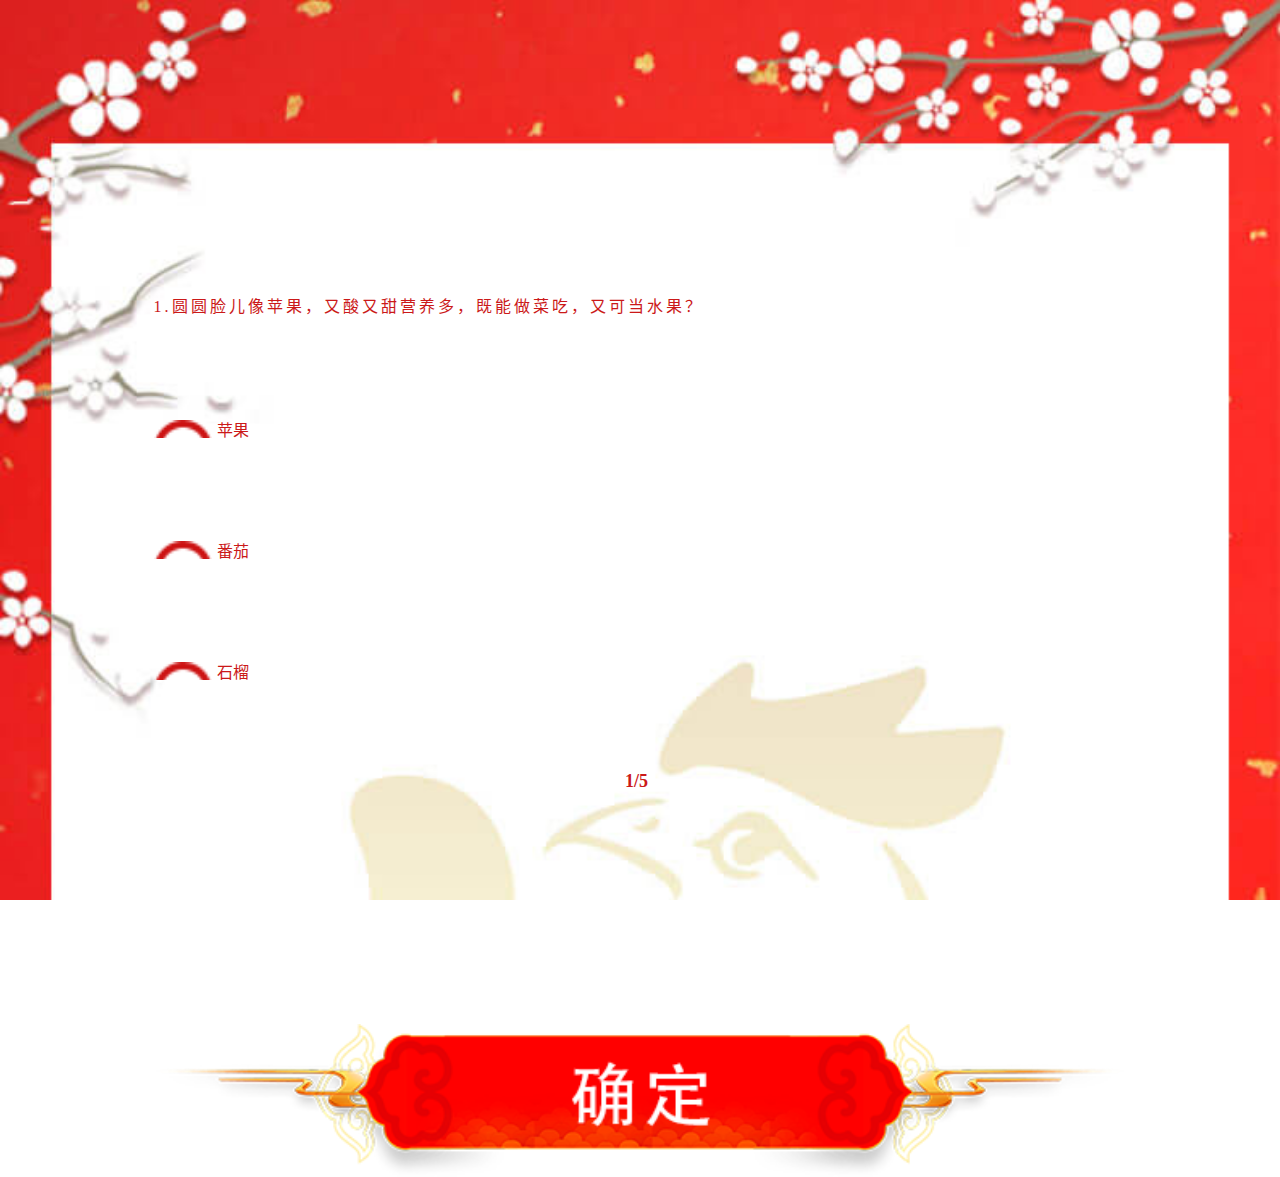
<file: card.html>
<!DOCTYPE html>
<html lang="zh-cn" style="height: 100%;">
  <head>
    <meta charset="utf-8">
    <meta http-equiv="Cache-Control" content="no-cache"/>
    <meta http-equiv="X-UA-Compatible" content="IE=edge">
    <meta name="viewport" content="width=device-width,initial-scale=1.0,maximum-scale=1.0,user-scalable=0;" />
    <title>灯谜题目</title>
    <link href="css/style.css" rel="stylesheet">
    <link rel="stylesheet" href="css/Phpop.css" />
    <script type="text/javascript" src="js/Phpop.js" ></script>
    <script src="js/jquery-1.10.1.min.js"></script>
    <script type="text/javascript">
    	$(function(){
				var ite = $(":radio:checked"); 
				var le=ite.length; 
				if(le==1){
					$('#btn').attr('disabled',"disabled");
				}
    		$("form p").click(function(){
    			var item = $(":radio:checked"); 
					var len=item.length; 
					len +=1;
					if(len==2){ 
					  $("form p span img").attr("src","images/wxuanzhong.png");
		    		$(this).find("span img").attr("src","images/xuanzong.png"); 
		    		$("#btn").click(function(){
		    			var str = $("#btn img")[0].src;
		    			var nav_text=str.substr(str.length-11,11);
		    			var unm = parseInt($(".tishu span").html());
		    			if(unm != 5){
		    				if(nav_text == "queding.png"){
					    			$("p i").css("display","inline-block");
			    					$("#btn img").attr("src","images/xiayiti.png");
			    			}else if(nav_text == "xiayiti.png"){
			    				$("p i").css("display","none");
			    				$("#btn img").attr("src","images/queding.png");
			    				$(".tishu span").html(unm+1);
			    			}
		    			}else{
		    				$("#btn img").attr("src","images/ytijiao.png");
		    			}
		    		});
					}
    		});
    	});
    </script>
</head>
<body style="height: 100%;">
	<div class="card">
		<div class="incard">
			<div class="txt">
				1.圆圆脸儿像苹果，又酸又甜营养多，既能做菜吃，又可当水果？
			</div>
			<form>
			  <p><span><input type="radio" name="list" checked="" /><img src="images/wxuanzhong.png"></span>苹果<i><img src="images/yes.png"></i></p>
			  <p><span><input type="radio" name="list" checked="" /><img src="images/wxuanzhong.png"></span>番茄<i><img src="images/yes.png"></i></p>
			  <p><span><input type="radio" name="list" checked="" /><img src="images/wxuanzhong.png"></span>石榴<i><img src="images/yes.png"></i></p>
			  <div class="lekc"><a href="javascript:;" id="btn"><img src="images/queding.png"/></a></div>
			</form>
		</div>
		<div class="tishu"><span>1</span>/5</div>
	</div>
	
</body>
</html>
</file>
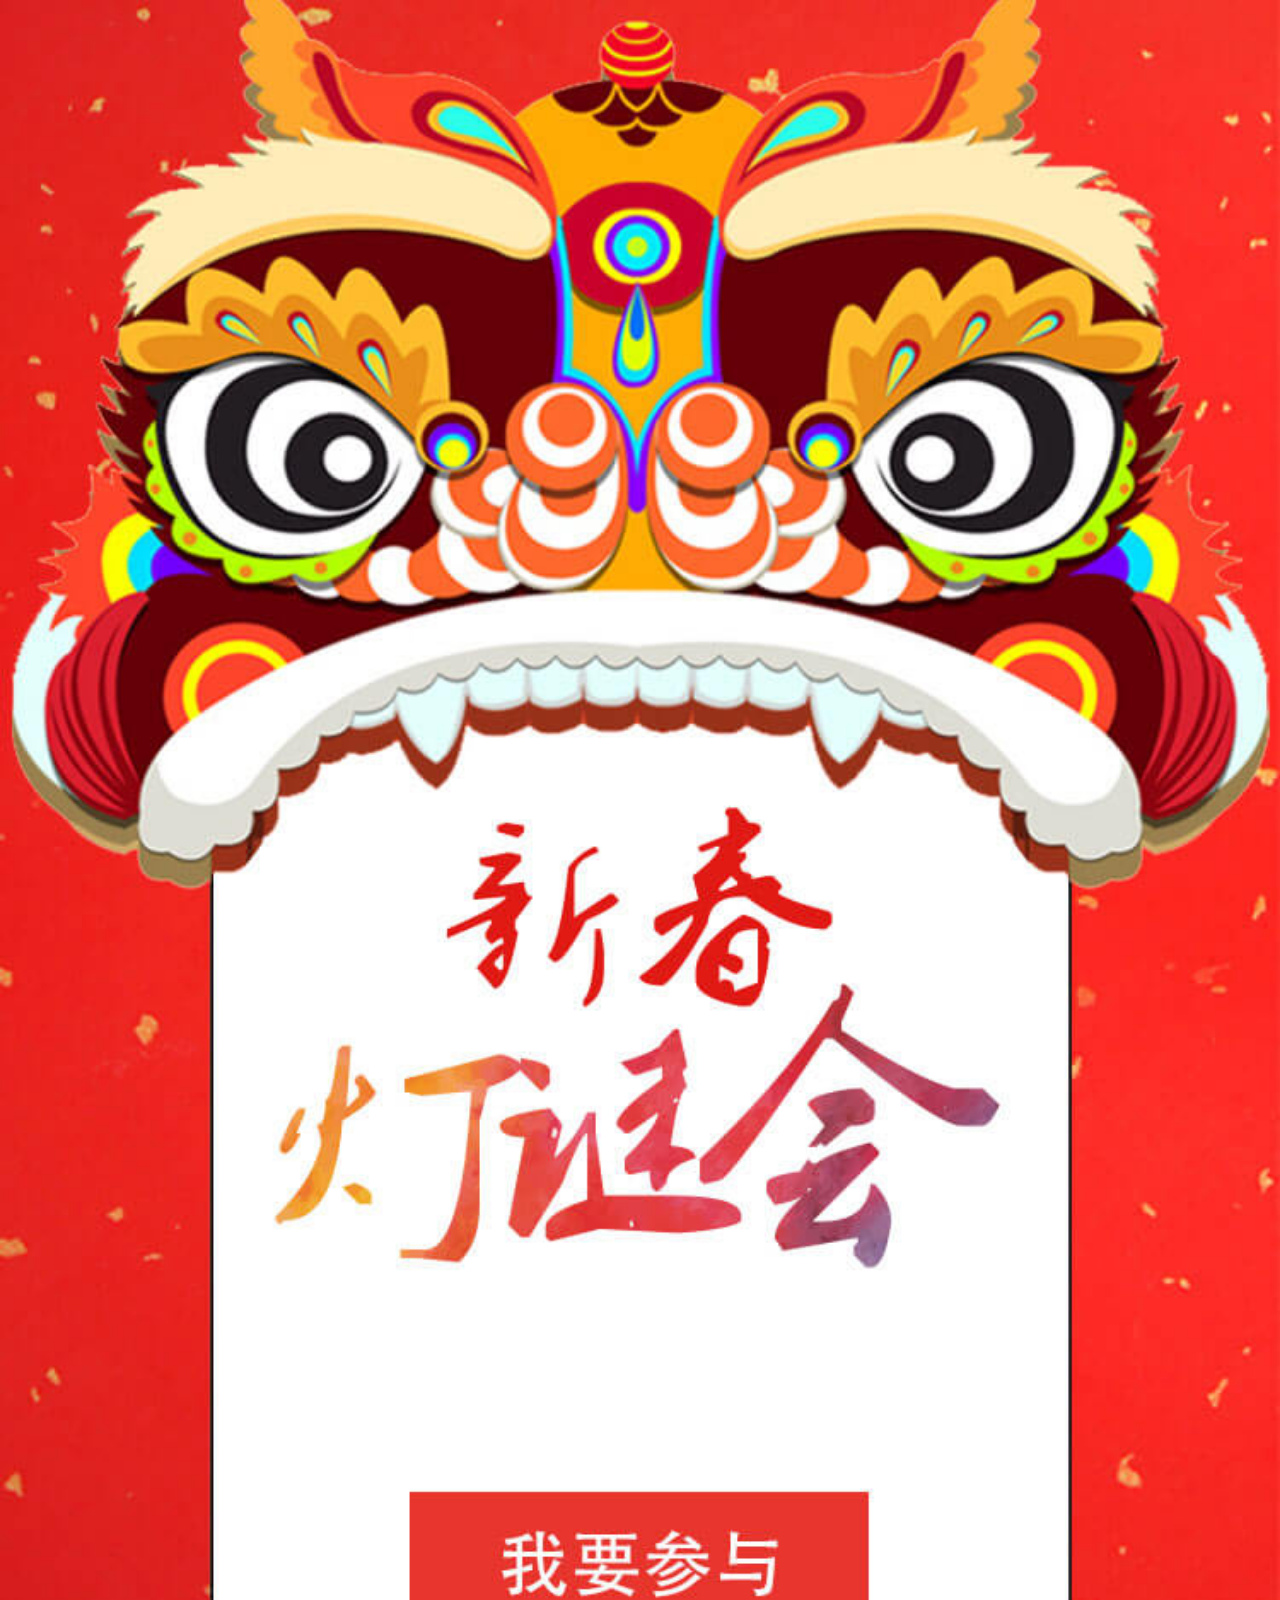
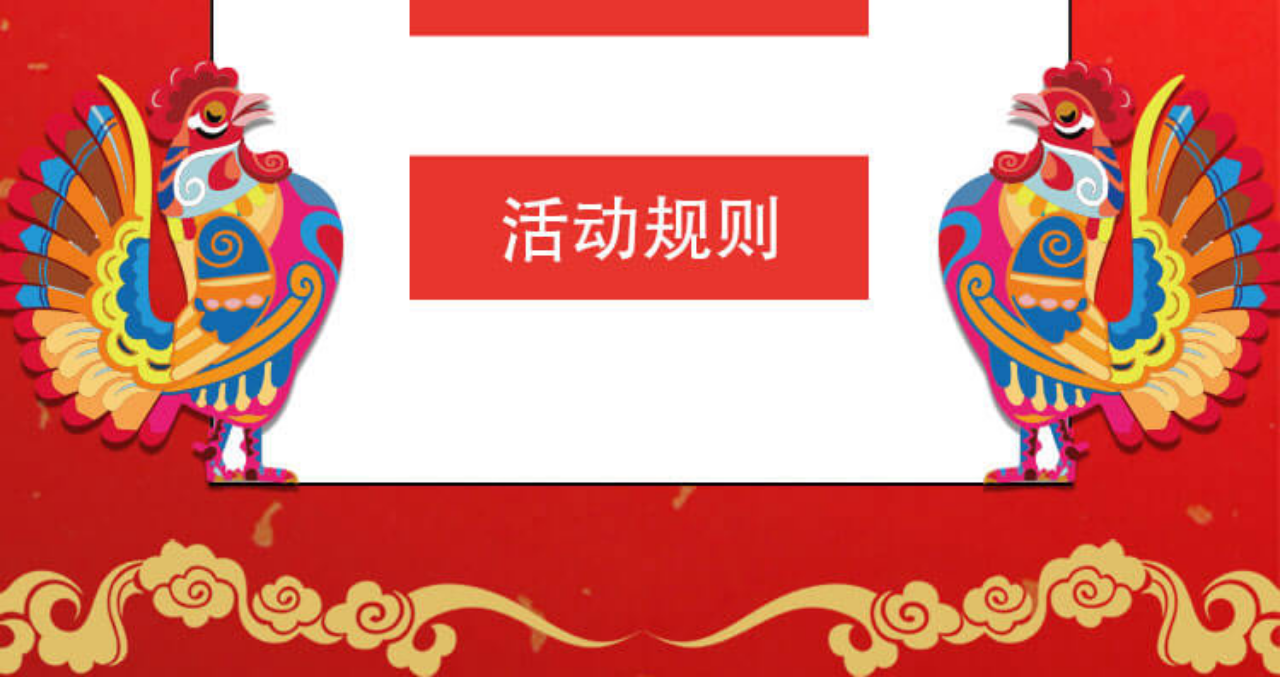
<file: participate.html>
<!DOCTYPE html>
<html lang="zh-cn">
  <head>
    <meta charset="utf-8">
    <meta http-equiv="Cache-Control" content="no-cache"/>
    <meta http-equiv="X-UA-Compatible" content="IE=edge">
    <meta name="viewport" content="width=device-width,initial-scale=1.0,maximum-scale=1.0,user-scalable=0;" />
    <title>我要参与</title>
    <link href="css/style.css" rel="stylesheet">
    <script src="js/jquery-1.10.1.min.js"></script>
    <script type="text/javascript">
   		
    </script>
</head>
<body>
	<div class="participate"><img src="images/caany.jpg"/>
		<a href="JavaScript:;" class="can"></a>
		<a href="rules.html" class="guize"></a>
	</div>
	
</body>
</html>
</file>
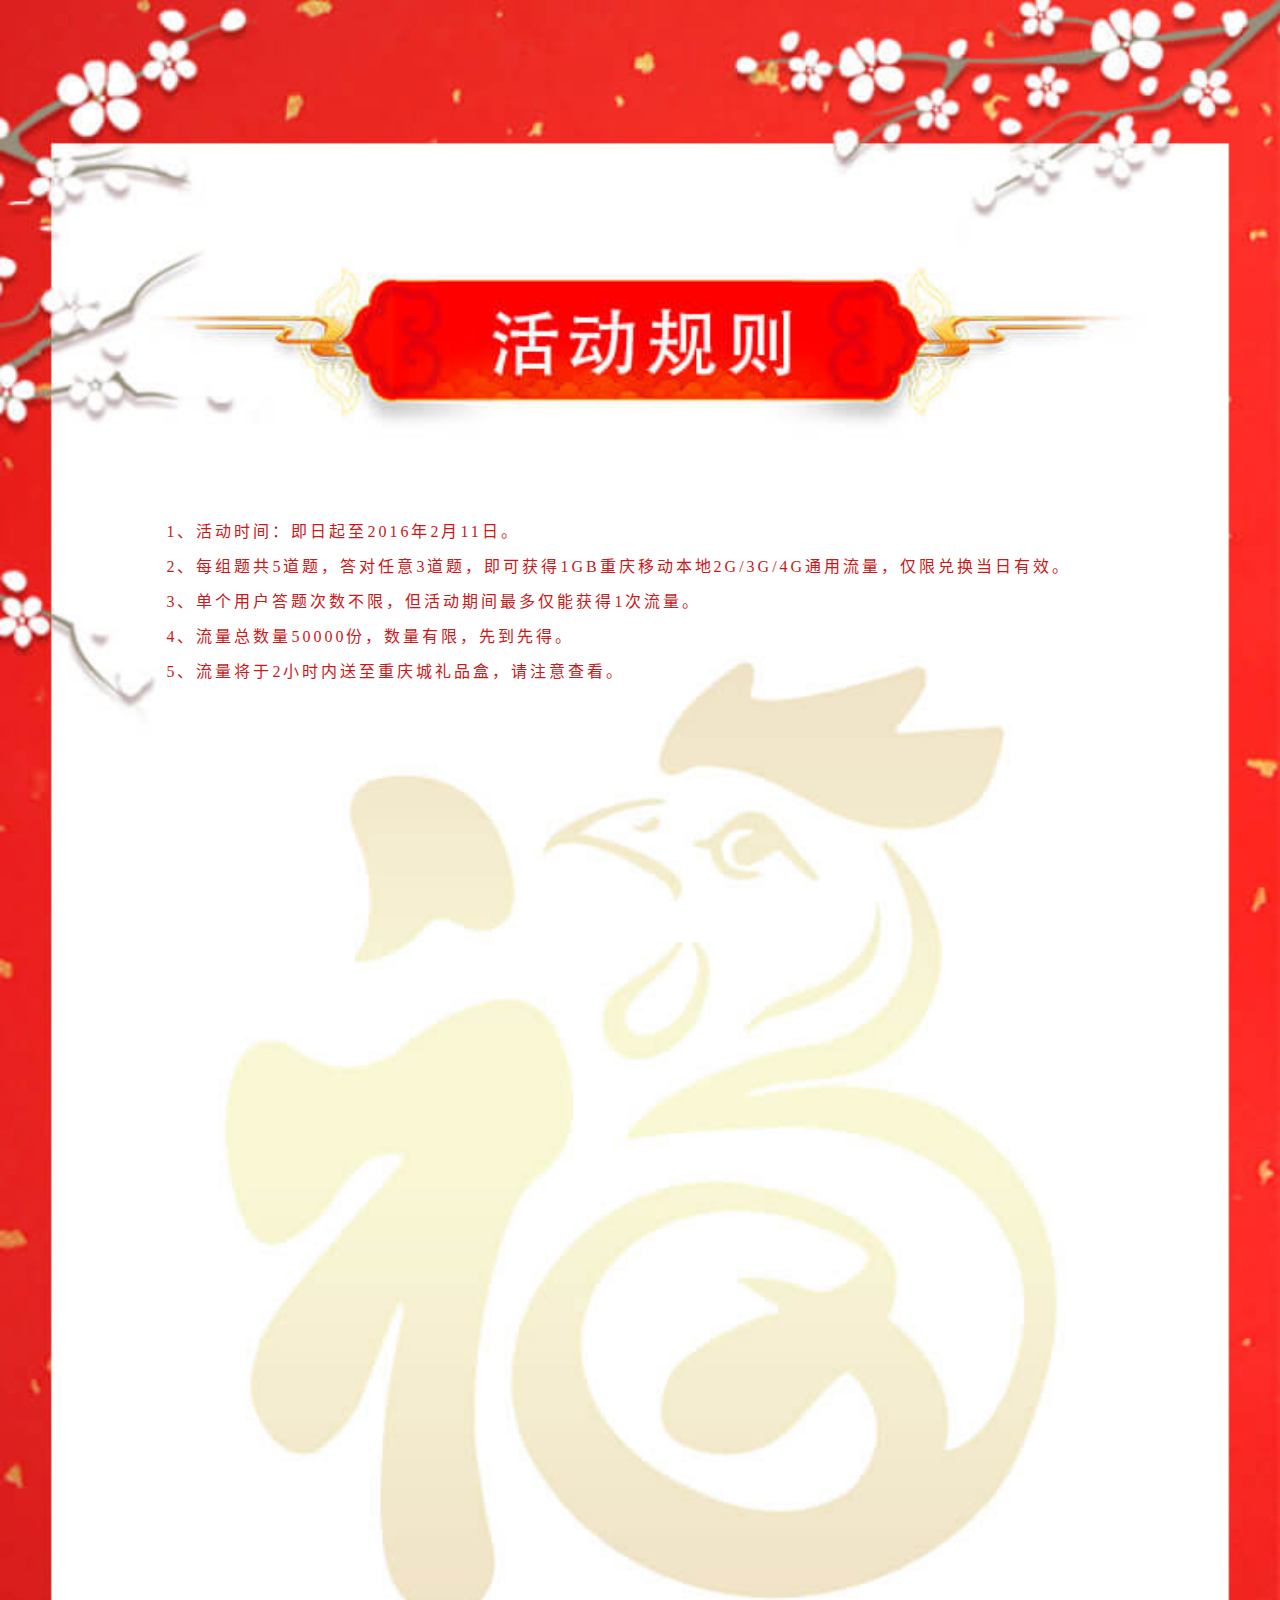
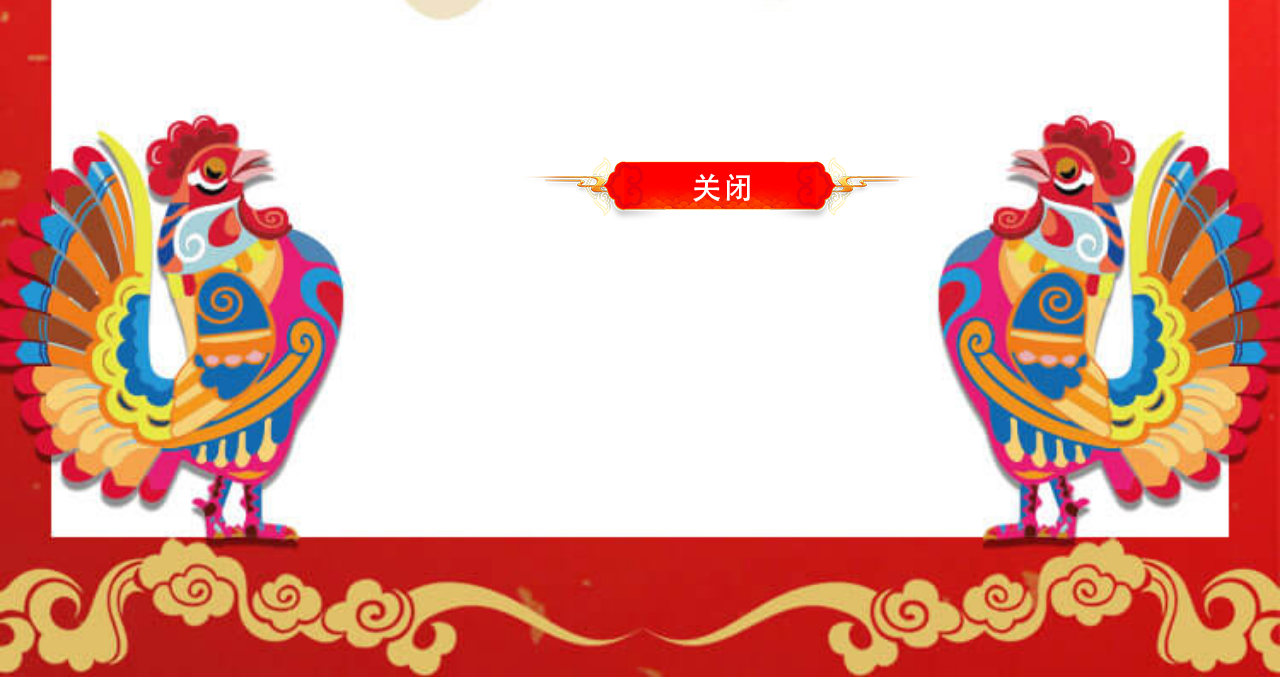
<file: rules.html>
<!DOCTYPE html>
<html lang="zh-cn">
  <head>
    <meta charset="utf-8">
    <meta http-equiv="Cache-Control" content="no-cache"/>
    <meta http-equiv="X-UA-Compatible" content="IE=edge">
    <meta name="viewport" content="width=device-width,initial-scale=1.0,maximum-scale=1.0,user-scalable=0;" />
    <title>灯谜活动规则</title>
    <link href="css/style.css" rel="stylesheet">
    <script src="js/jquery-1.10.1.min.js"></script>
    <script type="text/javascript">
    	
   		document.addEventListener('plusready', function(){
   			//console.log("所有plus api都应该在此事件发生后调用，否则会出现plus is undefined。"
   			
   		});
   		
    </script>
</head>
<body>
	<div class="rules"><img src="images/hdgzben.jpg"/>	
		<div class="rumid">
				<p>1、活动时间：即日起至2016年2月11日。</p>
				<p>2、每组题共5道题，答对任意3道题，即可获得1GB重庆移动本地2G/3G/4G通用流量，仅限兑换当日有效。</p>
				<p>3、单个用户答题次数不限，但活动期间最多仅能获得1次流量。</p>
        <p>4、流量总数量50000份，数量有限，先到先得。</p>
        <p>5、流量将于2小时内送至重庆城礼品盒，请注意查看。</p>
		</div>
		<a onclick="javascript:history.go(-1);"><img src="images/gb.png"/></a>
	</div>
</body>
</html>
</file>
<file: css/style.css>
/*ss重置样式  */
body,div,i,a,p,span,b,input,h1,h2,h3,h4,h5,h6,ul,ol,dl,li,dd,dt,textarea,img{margin:0;padding:0;}
body{font-family: microsoft yahei;color:#333;}
i,b{font-style: normal;}
a{text-decoration:none;}
img{vertical-align:top;width: 100%;}
input,textarea,select,textarea,img,a,button{resize: none;outline: none;border: none;}
li{list-style: none}
button{background:transparent;}
h1,h2,h3,h4,h5,h6{font-weight: normal;}
.clearfix:after{content: '';display: block;height:0;clear: both;font-size:0;*zoom:1}

#index{position: relative;}
#index .share{position: absolute;right:1%;top:0.5%;font-size: 12px;color: #d01119;font-weight: bold;}
#index .rt{position:absolute;display:block;width: 36%;height:6.5%;left:32%;bottom:28%;color:#fff;text-align:center;font-size:1.3rem;}
#index .rules{position: absolute;display: block;width: 36%;height:6.5%;left: 32%;bottom: 16%;}

.participate{position: relative;}
.participate .can{position: absolute;display: block;width: 36%;height: 7%;left: 32%;bottom: 28%;}
.participate .guize{position: absolute;display: block;width: 36%;height: 7%;left: 32%;bottom: 16.5%;}

.card{background: url(../images/mi.jpg) no-repeat;height:100%;width:100%;background-size:cover;position:relative;}
.card .incard{color: #cb1919;padding:23% 12% 0;}
.card .incard .txt{font-size:16px;line-height:25px;margin-bottom:10%;letter-spacing:3px;}
input{margin-bottom: 25px;}
.card .incard p{margin-bottom:10%;position:relative;}
.card .incard p span{float:left;width:6%;height:18px;overflow:hidden;margin-top:3px;margin-right:5px;}
.card .incard p input{float:left;margin-left:-21px;}
.card .incard p a{display:block;}
.card .incard p i{display:none;margin-left:10px;width:6%;}
.card .incard p i img{margin-top:5px;}
.card .tishu{position:absolute;left:50%;bottom:12%;width:30px;margin-left:-15px;font-size:18px;font-weight:bold;color:#cb1919;}
.card .incard .lekc{padding:0;display:block;margin-top:35%;}
.card .incard .lekc a{display:block;}

.rules{position: relative;}
.rules .rumid{position: absolute;left: 13%;top:20%;width: 80%;letter-spacing: 3px;font-family: 黑体;padding-top: 4%;}
.rules .rumid p{color: #cb1919;font-size: 16px;line-height: 20px;margin-top: 15px;}
.rules a{position: absolute;left: 47%;bottom:20%;margin-left:-84px;display: block;margin-right: 21%;}
</file>
<file: css/Phpop.css>
.modal{background:rgba(6,3,6,0.5);position:fixed;top:0;left:0;z-index:10;width:100%;height:100%;}	

.obtain{position:fixed;left:50%;top:50%;margin-top:-50%;z-index:99;margin-left:-50%;width:100%;display:none;}
.obtain .Shut{width:20px;height:20px;position:absolute;right:4%;top:0;display:block;z-index:99;}
.obtain .inobtain{position:relative;left: 0%;top:10%;}
.obtain .inobtain .inobtaintxt{position: absolute;left:50%;top:20%;margin-left:-80px;color: #fff;text-align: center;font-weight: bold;}
.obtain .inobtain .inobtaintxt h3{font-size: 16px;line-height: 25px;font-weight: bold;}
.obtain .inobtain .inobtaintxt p{font-size: 15px;line-height: 20px;}
.obtain .inobtain .determine{width: 150px;height: 30px;position: absolute;left: 50%;top:37%;margin-left: -68px;}

.Losebifa{position:fixed;left:50%;top:30%;z-index:99;margin-left:-150px;width:300px;height:200px;background:#fff;border-radius:5px;}
.Losebifa p{text-align:center;line-height:150px;height:80%;}
.Losebifa a{display:block;height:20%;text-align:center;border-top:1px solid #ccc;line-height:40px;color:#4395ff;}
</file>
